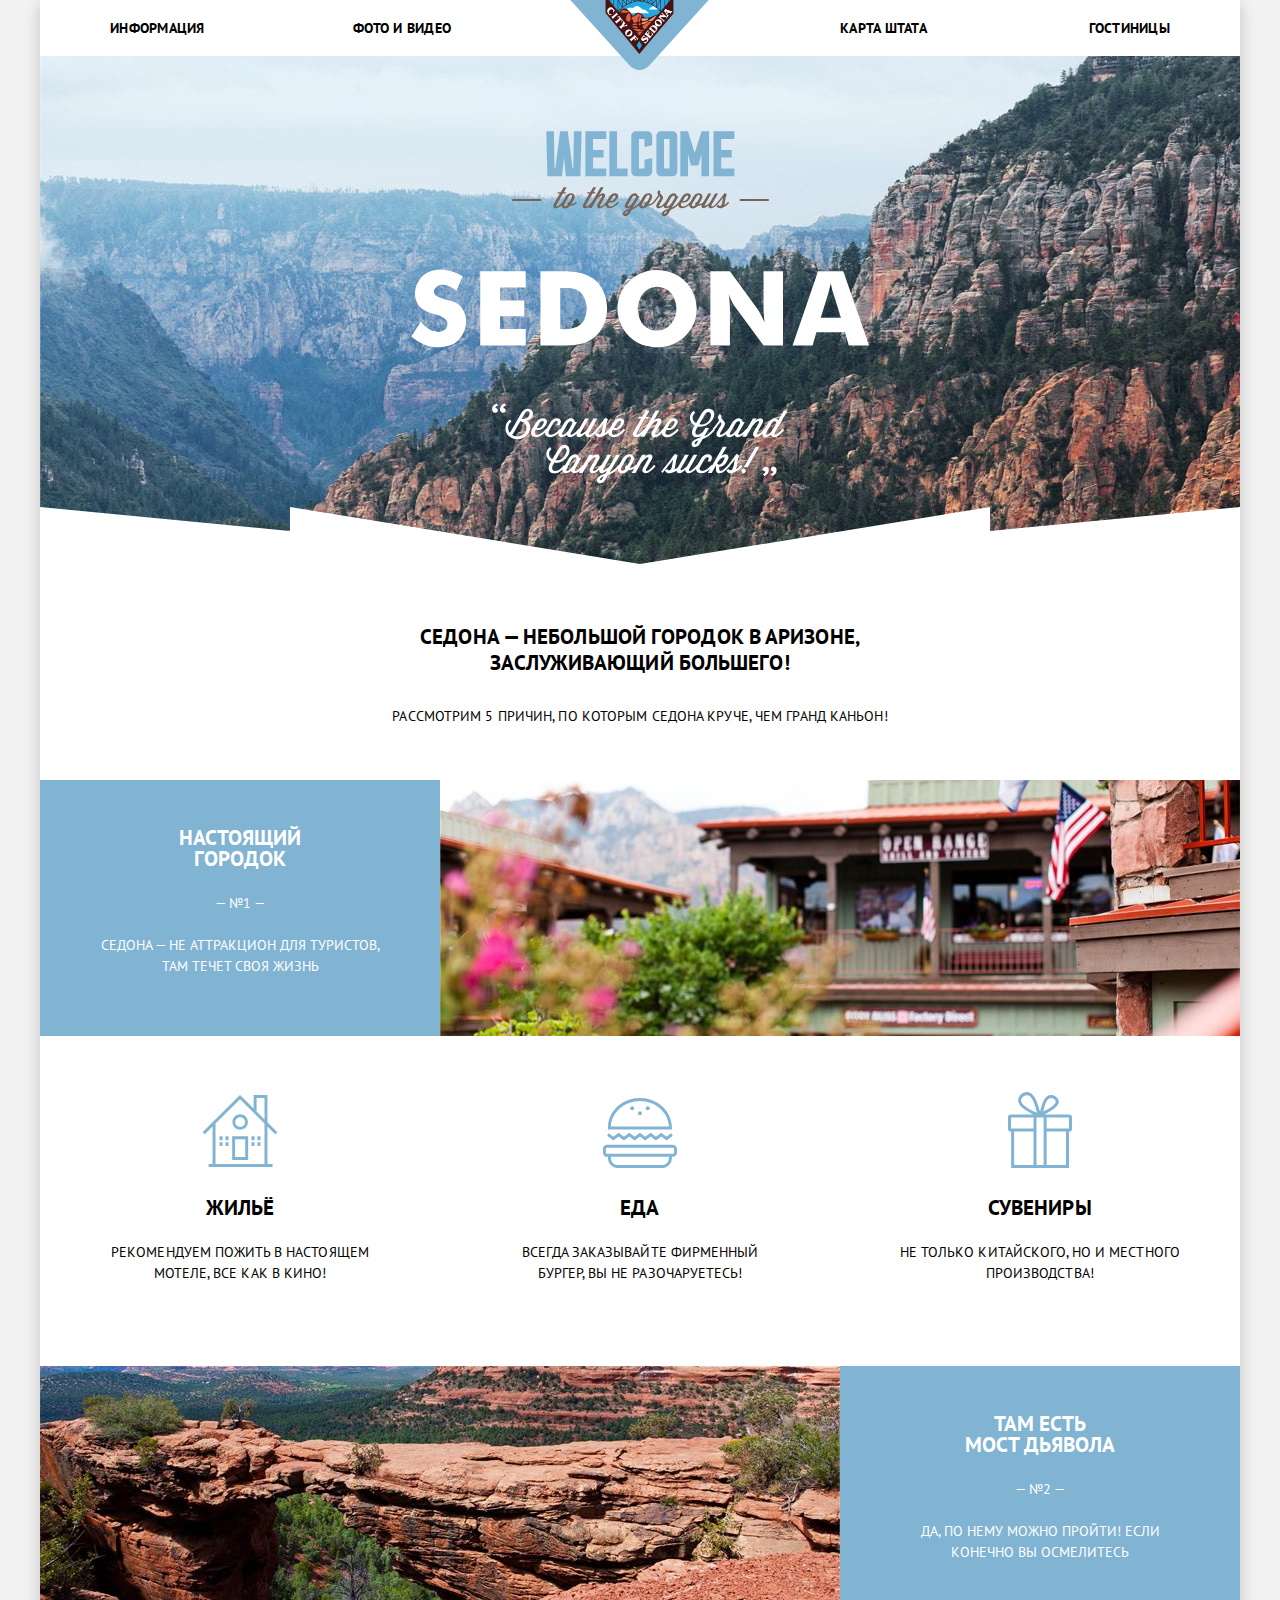
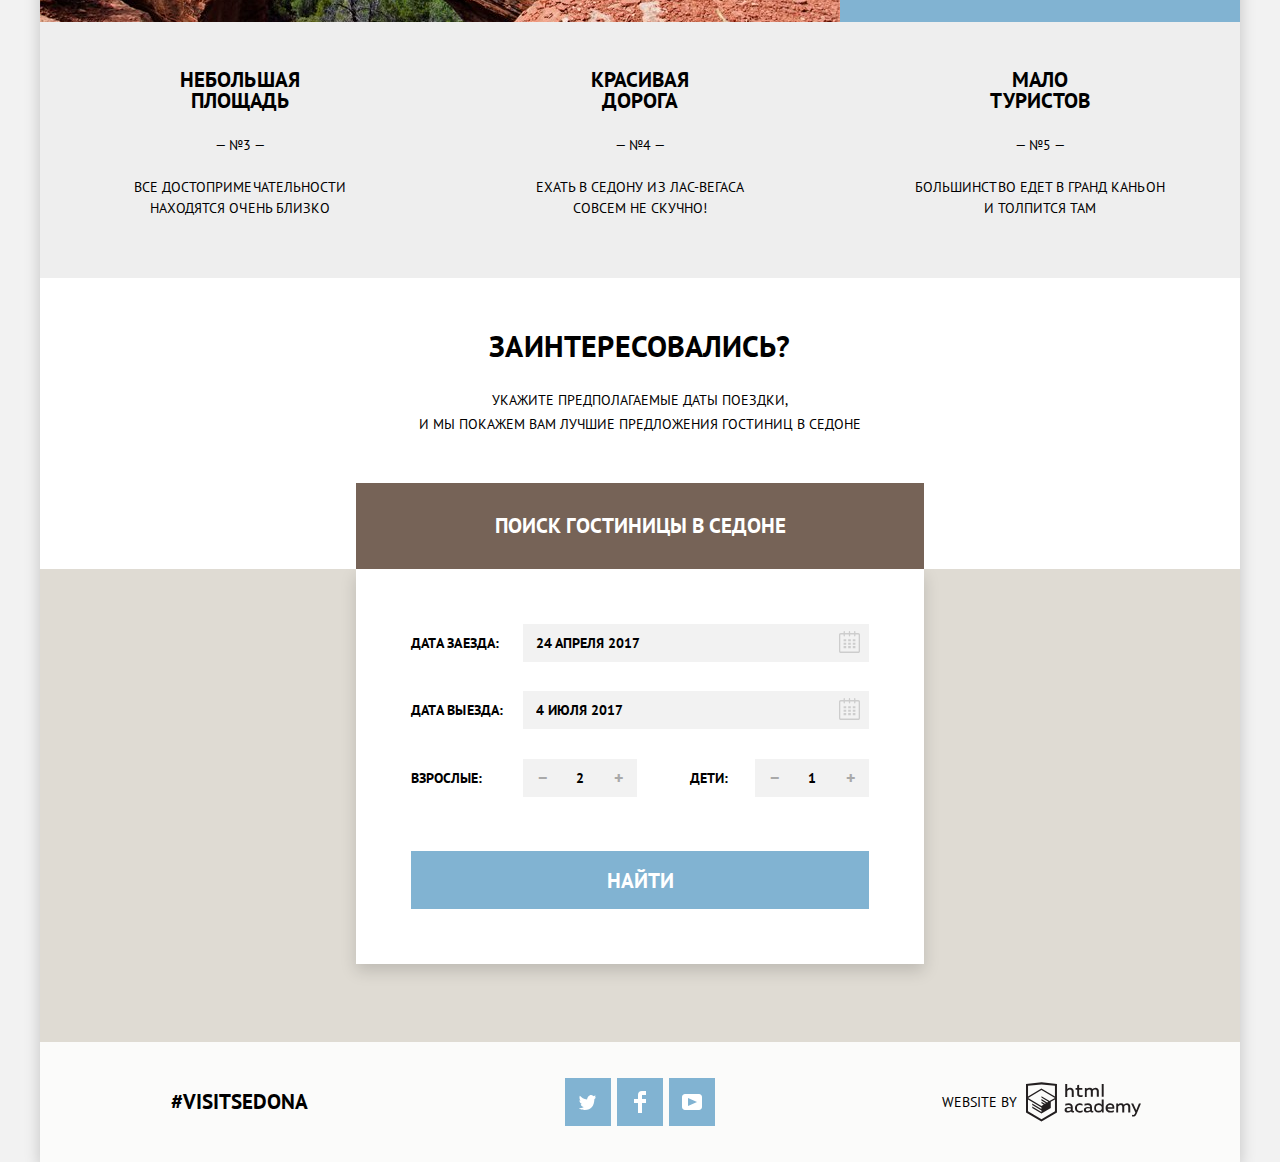
<file: index.html>
<!DOCTYPE html>
<html lang="ru">

<head>
  <meta charset="utf-8">
  <title>HTML Academy: Седона</title>
  <link href="https://fonts.googleapis.com/css?family=PT+Sans:400,700&amp;subset=cyrillic" rel="stylesheet">
  <link href="css/normalize.css" rel="stylesheet">
  <link href="css/style.min.css" rel="stylesheet">
</head>

<body>
  <div class="main-container">
    <header>
      <div class="header-logo">
        <img src="./img/logo-sedona.svg" width="142" height="70" alt="Логотип города Седона">
      </div>
      <nav>
        <ul class="site-navigation">
          <li class="menu-item">
            <a href="#">Информация</a>
          </li>
          <li class="menu-item">
            <a href="#">Фото и видео</a>
          </li>
          <li class="menu-item">
            <a href="#">Карта штата</a>
          </li>
          <li class="menu-item">
            <a href="catalog.html">Гостиницы</a>
          </li>
        </ul>
      </nav>
    </header>
    <main>
      <h1 class="visually-hidden">Сайт города курорта Седона</h1>
      <div class="welcome-banner">
        <div class="welcome-background"></div>
        <img src="./img/intro-welcome.svg" width="459" height="353" alt="Добро пожаловать в Седону">
        <div class="welcome-polygon"></div>
      </div>
      <div class="main-promo-text">
        <b>Седона — небольшой городок в аризоне,
          заслуживающий большего!</b>
        <p>Рассмотрим 5 причин, по которым седона круче, чем гранд каньон!</p>
      </div>
      <section class="main-advantages">
        <h2 class="visually-hidden">Причины, по которым Вам следует посетить Седону</h2>
        <div class="block-reason">
          <div class="block-reason-title">
            <h3>Настоящий городок</h3>
            <p>— №1 —</p>
            <p>Седона — не аттракцион для туристов, там течет своя жизнь</p>
          </div>
          <div class="block-reason-illustration">
            <img class="city​-picture" width="800" height="400" src="./img/sedona-photo1.jpg"
              alt="Фотография города Седона">
          </div>
        </div>
        <div class="line-reason-top">

          <div class="element-reason">
            <div class="container-reason-icon">
              <div class="element-reason-icon icon-home">
              </div>
            </div>
            <h3>Жильё</h3>
            <p>Рекомендуем пожить в настоящем мотеле, все как в кино!</p>
          </div>
          <div class="element-reason">
            <div class="container-reason-icon">
              <div class="element-reason-icon icon-burger"></div>
            </div>
            <h3>Еда</h3>
            <p>Всегда заказывайте фирменный бургер, Вы не разочаруетесь!</p>
          </div>
          <div class="element-reason">
            <div class="container-reason-icon">
              <div class="element-reason-icon icon-gift">
              </div>
            </div>
            <h3>Сувениры</h3>
            <p>Не только китайского, но и местного производства!</p>
          </div>
        </div>
        <div class="block-reason">
          <div class="block-reason-illustration">
            <img class="canyon-picture" width="800" height="400" src="./img/sedona-photo2.jpg"
              alt="Фотография моста Дьявола">
          </div>
          <div class="block-reason-title">
            <h3>Там есть<br>мост Дьявола</h3>
            <p>— №2 —</p>
            <p>Да, по нему можно пройти! Если конечно Вы осмелитесь</p>
          </div>
        </div>
        <div class="line-reason-bottom">
          <div class="element-reason">
            <h3>Небольшая площадь</h3>
            <p>— №3 —</p>
            <p>Все достопримечательности находятся очень близко</p>
          </div>
          <div class="element-reason">
            <h3>Красивая дорога</h3>
            <p>— №4 —</p>
            <p>Ехать в Седону из Лас-Вегаса совсем не скучно!</p>
          </div>
          <div class="element-reason">
            <h3>Мало туристов</h3>
            <p>— №5 —</p>
            <p>Большинство едет в Гранд Каньон и толпится там</p>
          </div>
        </div>
      </section>
      <section class="sentence">
        <h2 class="visually-hidden">Поиск и бронирование гостинницы в Седоне</h2>
        <div class="sentence-text">
          <b>Заинтересовались?</b>
          <p>Укажите предполагаемые даты поездки,<br>
            и мы покажем вам лучшие предложения гостиниц в Седоне</p>
        </div>
        <a class="sentence-button" href="#">Поиск гостиницы в седоне</a>
      </section>
      <div class="sentence-form-container">
        <form class="sentence-form" method="POST" action="https://echo.htmlacademy.ru">
          <div class="sentence-date">
            <label for="date-in">Дата заезда:</label>
            <div class="sentence-area-date">
              <input type="text" id="date-in" name="arrival-date" value="24 апреля 2017" required>
              <button type="button" class="calendar-button"><span class="visually-hidden">Открыть форму календаря</span>
                <svg xmlns="http://www.w3.org/2000/svg" width="21" height="22" viewBox="0 0 21 22">
                  <path
                    d="M19.251 2.025h-2.845V.648c0-.381-.294-.689-.656-.689-.363 0-.656.308-.656.689v1.377h-3.938V.648c0-.381-.294-.689-.655-.689-.363 0-.657.308-.657.689v1.377H5.906V.648c0-.381-.294-.689-.656-.689-.363 0-.657.308-.657.689v1.377H1.75C.784 2.025 0 2.847 0 3.862v16.302C0 21.179.784 22 1.75 22h17.501c.966 0 1.749-.821 1.749-1.836V3.862c0-1.015-.783-1.837-1.749-1.837zm.437 18.139a.448.448 0 0 1-.437.459H1.75a.45.45 0 0 1-.438-.459V3.862a.45.45 0 0 1 .438-.459h2.844v1.378c0 .381.294.689.657.689.362 0 .656-.308.656-.689V3.403h3.938v1.378c0 .381.294.689.657.689.361 0 .655-.308.655-.689V3.403h3.938v1.378c0 .381.293.689.656.689.362 0 .656-.308.656-.689V3.403h2.845c.241 0 .437.206.437.459v16.302z">
                  </path>
                  <path
                    d="M4.594 8.225h2.625v2.066H4.594zM4.594 11.668h2.625v2.067H4.594zM4.594 15.112h2.625v2.066H4.594zM9.188 15.112h2.625v2.066H9.188zM9.188 11.668h2.625v2.067H9.188zM9.188 8.225h2.625v2.066H9.188zM13.781 15.112h2.625v2.066h-2.625zM13.781 11.668h2.625v2.067h-2.625zM13.781 8.225h2.625v2.066h-2.625z">
                  </path>
                </svg></button>
            </div>
          </div>
          <div class="sentence-date">
            <label for="date-out">Дата выезда:</label>
            <div class="sentence-area-date">
              <input type="text" id="date-out" name="departure-date" value="4 июля 2017" required>
              <button type="button" class="calendar-button"><span class="visually-hidden">Открыть форму календаря</span>
                <svg xmlns="http://www.w3.org/2000/svg" width="21" height="22" viewBox="0 0 21 22">
                  <path
                    d="M19.251 2.025h-2.845V.648c0-.381-.294-.689-.656-.689-.363 0-.656.308-.656.689v1.377h-3.938V.648c0-.381-.294-.689-.655-.689-.363 0-.657.308-.657.689v1.377H5.906V.648c0-.381-.294-.689-.656-.689-.363 0-.657.308-.657.689v1.377H1.75C.784 2.025 0 2.847 0 3.862v16.302C0 21.179.784 22 1.75 22h17.501c.966 0 1.749-.821 1.749-1.836V3.862c0-1.015-.783-1.837-1.749-1.837zm.437 18.139a.448.448 0 0 1-.437.459H1.75a.45.45 0 0 1-.438-.459V3.862a.45.45 0 0 1 .438-.459h2.844v1.378c0 .381.294.689.657.689.362 0 .656-.308.656-.689V3.403h3.938v1.378c0 .381.294.689.657.689.361 0 .655-.308.655-.689V3.403h3.938v1.378c0 .381.293.689.656.689.362 0 .656-.308.656-.689V3.403h2.845c.241 0 .437.206.437.459v16.302z">
                  </path>
                  <path
                    d="M4.594 8.225h2.625v2.066H4.594zM4.594 11.668h2.625v2.067H4.594zM4.594 15.112h2.625v2.066H4.594zM9.188 15.112h2.625v2.066H9.188zM9.188 11.668h2.625v2.067H9.188zM9.188 8.225h2.625v2.066H9.188zM13.781 15.112h2.625v2.066h-2.625zM13.781 11.668h2.625v2.067h-2.625zM13.781 8.225h2.625v2.066h-2.625z">
                  </path>
                </svg></button>
            </div>
          </div>
          <div class="total-resident-data">
            <div class="resident-data adults-data">
              <label for="adults">Взрослые:</label>
              <div class="resident-number">
                <button type="button" class="resident-number-control minus-adults"><span
                    class="icon-number">−</span></button>
                <input type="number" name="adults" id="adults" value="2" min="1" required>
                <button type="button" class="resident-number-control add-adults"><span
                    class="icon-number">+</span></button>
              </div>
            </div>
            <div class="resident-data kids-data">
              <label for="kids">Дети:</label>
              <div class="resident-number">
                <button type="button" class="resident-number-control minus-kids"><span
                    class="icon-number">−</span></button>
                <input type="number" name="kids" id="kids" value="1" min="0" required>
                <button type="button" class="resident-number-control add-kids"><span
                    class="icon-number">+</span></button>
              </div>
            </div>
          </div>
          <div>
            <button class="search-button" type="submit">Найти</button>
          </div>
        </form>
        <div class="map-container">
          <iframe
            src="https://www.google.com/maps/embed?pb=!1m18!1m12!1m3!1d942032.759096136!2d-112.14031730747897!3d34.75921163180822!2m3!1f0!2f0!3f0!3m2!1i1024!2i768!4f13.1!3m3!1m2!1s0x872da132f942b00d%3A0x5548c523fa6c8efd!2z0KHQtdC00L7QvdCwLCDQkNGA0LjQt9C-0L3QsCA4NjMzNiwg0KHQqNCQ!5e0!3m2!1sru!2sru!4v1551308103904"
            width="1200" height="593" allowfullscreen></iframe>
        </div>
      </div>
    </main>
    <footer class="footer-container main-footer">
      <div class="block-hashtag">
        <a href="#">#visitsedona</a>
      </div>
      <ul class="soc-icon-row">
        <li><a href="#" class="social-icon" title="Блог города Седона в Twitter"><span class="visually-hidden">Блог
              города Седона в Twitter</span><svg class="icon-twitter" xmlns="http://www.w3.org/2000/svg"
              xmlns:xlink="http://www.w3.org/1999/xlink" width="17" height="15" viewBox="0 0 17 15">
              <path
                d="M10.95.144c1.685-.496 2.984.27 3.577 1.179.673-.231 1.331-.481 2.011-.708a2.345 2.345 0 0 1-.857 1.768c.685.17 1.304-.491 1.304-.491-.169 1-1.006 1.788-1.563 2.024-.231 6.75-3.175 11.217-10.077 11.082h-.446c-.41 0-4.164-.46-4.898-1.887 2.271.196 3.893-.422 4.693-1.177-.96-.3-2.679-.477-2.979-2.95.349.106.564.228 1.19.119C1.705 8.247.374 7.53.448 5.33c.285.328 1.067.536 1.34.472C1.085 5.561-.182 2.442.894.85c1.818 1.854 3.735 3.606 7.152 3.773C8.254 2.33 9.183.793 10.95.144z" />
            </svg>
          </a></li>
        <li><a href="#" class="social-icon" title="Страница города Седона в Facebook"><span
              class="visually-hidden">Страница города Седона в Facebook</span><svg class="icon-facebook"
              xmlns="http://www.w3.org/2000/svg" xmlns:xlink="http://www.w3.org/1999/xlink" width="12" height="22"
              viewBox="0 0 12 22">
              <path d="M12 4V0H8a4 4 0 0 0-4 4v4H0v4h4v10h4V12h4V8H8V4h4z" /></svg>
          </a></li>
        <li><a href="#" class="social-icon" title="Канал города Седона на YouTube"><span class="visually-hidden">Канал
              города Седона на YouTube</span><svg class="icon-youtube" xmlns="http://www.w3.org/2000/svg"
              xmlns:xlink="http://www.w3.org/1999/xlink" width="20" height="16" viewBox="0 0 20 16">
              <path
                d="M17 0H3C1.35 0 0 1.35 0 3v10c0 1.65 1.35 3 3 3h14c1.65 0 3-1.35 3-3V3c0-1.65-1.35-3-3-3zM6.027 11.998V4.002L15.014 8l-8.987 3.998z" />
            </svg>
          </a></li>
      </ul>
      <div class="block-copyright">
        <b>WEBSITE BY</b>
        <a href="https://htmlacademy.ru/intensive/htmlcss" title="HTML Academy">
          <span class="visually-hidden">HTML Academy</span>
          <svg class="html-academy-icon" id="Layer_1" data-name="Layer 1" xmlns="http://www.w3.org/2000/svg" width="115"
            height="42" viewBox="0 0 108.08 36.85">
            <title>logo-htmlacademy-small1</title>
            <path
              d="M44.61,26.88a2,2,0,0,0,.55-0.1v1.33a3.25,3.25,0,0,1-1.18.21,1.67,1.67,0,0,1-1.67-1,4.84,4.84,0,0,1-3.14,1.08c-1.51,0-2.91-.83-2.91-2.55,0-2.13,2-2.79,3.71-2.79a11.08,11.08,0,0,1,2.17.25v-0.3c0-1-.76-1.77-2.19-1.77a7.42,7.42,0,0,0-3,.64v-1.7a10.21,10.21,0,0,1,3.19-.55c2.36,0,3.81,1.12,3.81,3.65v3a0.54,0.54,0,0,0,.49.59h0.17Zm-6.44-1.13A1.35,1.35,0,0,0,39.63,27h0.11a3.39,3.39,0,0,0,2.41-1V24.58a9.72,9.72,0,0,0-1.81-.21c-1,0-2.16.33-2.16,1.38h0Zm12.36-6.11a5,5,0,0,1,2.57.64V22a4.08,4.08,0,0,0-2.3-.7,2.75,2.75,0,1,0,0,5.49,5,5,0,0,0,2.43-.64v1.71a6.27,6.27,0,0,1-2.76.57A4.21,4.21,0,0,1,46,24.51q0-.21,0-0.41a4.32,4.32,0,0,1,4.18-4.46h0.38Zm12.17,7.24a2,2,0,0,0,.55-0.1v1.33a3.25,3.25,0,0,1-1.18.21,1.67,1.67,0,0,1-1.67-1,4.84,4.84,0,0,1-3.14,1.08c-1.51,0-2.91-.83-2.91-2.55,0-2.13,2-2.79,3.71-2.79a11.08,11.08,0,0,1,2.17.25v-0.3c0-1-.76-1.77-2.19-1.77a7.42,7.42,0,0,0-3,.64v-1.7a10.21,10.21,0,0,1,3.19-.55c2.36,0,3.81,1.12,3.81,3.65v3a0.54,0.54,0,0,0,.49.59h0.17Zm-6.44-1.13A1.35,1.35,0,0,0,57.73,27h0.11a3.39,3.39,0,0,0,2.41-1V24.58a9.72,9.72,0,0,0-1.81-.21c-1.06,0-2.16.33-2.16,1.38h0ZM73,16V28.2H71.35V26.88a3.88,3.88,0,0,1-3.19,1.54,4.4,4.4,0,0,1,0-8.78,3.81,3.81,0,0,1,3,1.3V16H73Zm-4.53,5.22a2.76,2.76,0,1,0,0,5.52A2.86,2.86,0,0,0,71.15,25V23A2.91,2.91,0,0,0,68.49,21.27ZM79,19.64c3.31,0,4.46,2.68,3.92,5.09H76.7c0.21,1.5,1.67,2.11,3.19,2.11a6.11,6.11,0,0,0,2.64-.59v1.6a7.14,7.14,0,0,1-3,.57C77,28.42,74.78,27,74.78,24a4.18,4.18,0,0,1,4-4.39H79Zm0.09,1.54a2.28,2.28,0,0,0-2.44,2.1v0.06H81.3A2,2,0,0,0,79.13,21.18Zm5.73,7V19.87h1.65v1a3.81,3.81,0,0,1,2.78-1.27A2.86,2.86,0,0,1,91.89,21a4.12,4.12,0,0,1,2.91-1.33A3.06,3.06,0,0,1,98,23V28.2h-1.9V23.05a1.59,1.59,0,0,0-1.42-1.75H94.42a2.8,2.8,0,0,0-2.07,1.12V28.2h-1.9V23.05A1.59,1.59,0,0,0,89,21.31H88.8a3,3,0,0,0-2.21,1.29v5.63H84.86Zm21.31-8.33h1.9l-3.91,9.46c-0.9,2.17-2.09,2.86-3.35,2.86a4.76,4.76,0,0,1-1.1-.14V30.46a2.86,2.86,0,0,0,.85.12c0.9,0,1.58-.64,2.07-1.9l0.17-.42-4-8.4h2l2.86,6.29ZM38.73,1.46V6.22a3.81,3.81,0,0,1,2.7-1.14,3.25,3.25,0,0,1,3.44,3.4v5.15H43V8.72a1.81,1.81,0,0,0-1.61-2h-0.3a2.93,2.93,0,0,0-2.32,1.39v5.52h-1.9V1.46h1.9ZM49.94,2.31v3h3V6.91h-3v3.81c0,1.1.5,1.46,1.58,1.46a4.49,4.49,0,0,0,1.69-.33v1.6A6.8,6.8,0,0,1,51,13.8a2.55,2.55,0,0,1-2.86-2.74V6.89H46.58V5.26h1.5V2.74Zm5.4,11.31V5.28H57v1A3.81,3.81,0,0,1,59.77,5a2.86,2.86,0,0,1,2.6,1.33A4.12,4.12,0,0,1,65.28,5,3.06,3.06,0,0,1,68.44,8.4v5.21h-1.9V8.46a1.59,1.59,0,0,0-1.42-1.75H64.89a2.8,2.8,0,0,0-2.07,1.12v5.78h-1.9V8.46A1.59,1.59,0,0,0,59.5,6.71H59.27A3,3,0,0,0,57.06,8v5.63H55.34ZM71.17,1.45H73V13.6H71.17V1.45ZM14.71,0H14.55L0,1.54V28.21l14.55,8.66,14.55-8.66V1.54Zm12.5,27.1L14.55,34.64,1.9,27.12V16.18l12.59,7.5V25L5.86,19.9v1.31l8.68,5.21v1.39L5.87,22.65V24l8.68,5.21,8.75-5.24V18.31L27.2,16V27.12Zm0-12.53-3.48,2-1.6,1L14.51,13v1.31L21,18.23H21l-0.14.09-1,.54-5.37-3.2V17l4.24,2.52-1,.67-3.2-1.9v1.31l2.1,1.24L14.5,22.1,2,14.65,14.51,7.11Zm0-1.32L14.49,5.76,1.91,13.25v-10L14.56,1.92,27.21,3.25v10h0Z"
              transform="translate(0 -0.02)" fill="#231f20" />
          </svg>
        </a>
      </div>
    </footer>
  </div>
  <script src="js/script.min.js"></script>
</body>

</html>
</file>
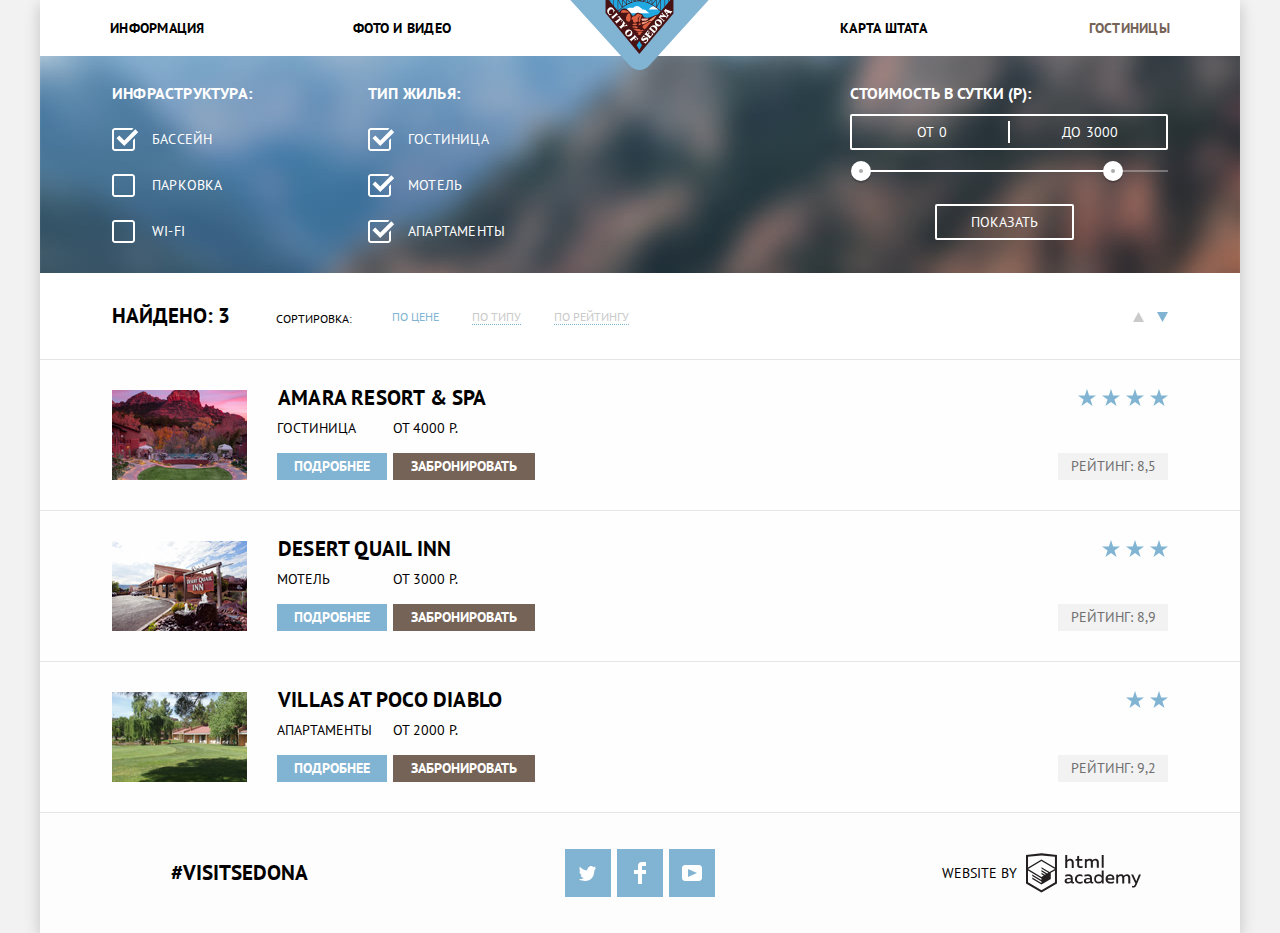
<file: catalog.html>
<!DOCTYPE html>
<html lang="ru">

<head>
  <meta charset="utf-8">
  <title>HTML Academy: Седона</title>
  <link href="https://fonts.googleapis.com/css?family=PT+Sans:400,700&amp;subset=cyrillic" rel="stylesheet">
  <link href="css/normalize.css" rel="stylesheet">
  <link href="css/style.min.css" rel="stylesheet">
</head>

<body>
  <div class="main-container">
    <header>
      <a class="header-logo" href="index.html" title="Перейти на главную страницу">
        <img src="./img/logo-sedona.svg" width="142" height="70" alt="Логотип города Седона">
      </a>
      <nav>
        <ul class="site-navigation">
          <li class="menu-item">
            <a href="#">Информация</a>
          </li>
          <li class="menu-item">
            <a href="#">Фото и видео</a>
          </li>
          <li class="menu-item">
            <a href="#">Карта штата</a>
          </li>
          <li class="menu-item selected-page">
            <a href="catalog.html">Гостиницы</a>
          </li>
        </ul>
      </nav>
    </header>
    <main>
      <h1 class="visually-hidden">Подбор подходящей гостинницы в Седоне</h1>
      <form class="selection-hotel" action="https://echo.htmlacademy.ru" method="post">
        <div class="checkbox-hotel">
          <fieldset class="selection-hotel-legend">
            <legend>Инфраструктура:</legend>
            <ul class="selection-hotel-parameter">
              <li>
                <label>
                  <input class="visually-hidden" type="checkbox" name="pool" checked>Бассейн
                  <span class="checkbox-indicator"></span>
                </label></li>
              <li>
                <label>
                  <input class="visually-hidden" type="checkbox" name="parking">Парковка
                  <span class="checkbox-indicator"></span>
                </label></li>
              <li><label>
                  <input class="visually-hidden" type="checkbox" name="wi-fi">Wi-Fi
                  <span class="checkbox-indicator"></span>
                </label></li>
            </ul>
          </fieldset>
          <fieldset class="selection-hotel-legend">
            <legend>Тип жилья:</legend>
            <ul class="selection-hotel-parameter selection-type-housing">
              <li><label>
                  <input class="visually-hidden" type="checkbox" name="hotel" checked>Гостиница
                  <span class="checkbox-indicator"></span>
                </label></li>
              <li><label>
                  <input class="visually-hidden" type="checkbox" name="motel" checked>Мотель
                  <span class="checkbox-indicator"></span>
                </label></li>
              <li><label>
                  <input class="visually-hidden" type="checkbox" name="apartments" checked>Апартаменты
                  <span class="checkbox-indicator"></span>
                </label></li>
            </ul>
          </fieldset>
        </div>
        <div class="selection-price-range">
          <div class="selection-price-title">Стоимость в сутки (р):</div>
          <div class="price-controls">
            <label class="min-price">от<input type="text" name="min-price" value="0" required></label>
            <label class="max-price">до<input type="text" name="max-price" value="3000" required></label>
          </div>
          <div class="range-controls">
            <div class="scale">
              <div class="bar"></div>
            </div>
            <button type="button" class="range-toggle range-toggle-min"><span class="visually-hidden">Минимальная
                стоимость</span></button>
            <button type="button" class="range-toggle range-toggle-max"><span class="visually-hidden">Максимальная
                стоимость</span></button>
          </div>
          <button class="btn-transparent" type="submit">Показать</button>
        </div>
      </form>
      <div class="line-filter">
        <div class="sorting-container">
          <span class="search-results">Найдено: 3</span>
          <span>Cортировка:</span>
          <div class="block-sorting-buttons">
            <a class="sorting-button sorting-selected" href="#" title="Выполнить сортировку по цене"><span>По
                цене</span></a>
            <a class="sorting-button" href="#" title="Выполнить сортировку по типу"><span>По типу</span></a>
            <a class="sorting-button" href="#" title="Выполнить сортировку по рейтингу"><span>По рейтингу</span></a>
          </div>
        </div>
        <div class="sorting-direction">
          <a class="sorting-direction-button" href="#" title="Выполнить сортировку по возрастанию"><svg
              xmlns="http://www.w3.org/2000/svg" width="11" height="10" viewBox="0 0 11 10">
              <path d="M5.5 0L0 10h11z" /></svg>
            <span class="visually-hidden">Выполнить сортировку по возрастанию</span></a>
          <a class="sorting-direction-button sorting-direction-selected" href="#"
            title="Выполнить сортировку по убыванию"><svg xmlns="http://www.w3.org/2000/svg" width="11" height="10"
              viewBox="0 0 11 10">
              <path d="M5.5 10L0 0h11" /></svg>
            <span class="visually-hidden">Выполнить сортировку по убыванию</span></a>
        </div>
      </div>
      <ul class="hotel-list">
        <li class="hotel-card">
          <div class="hotel-block-left">
            <img class="hotel-picture" src="img/hotel_amara.jpg" width="135" height="90"
              alt="Фотография гостиницы AMARA RESORT & SPA">
            <div class="hotel-info">
              <a class="hotel-title" href="#" title="Перейти к полному описанию отеля">
                <h2>AMARA RESORT & SPA</h2>
              </a>
              <div class="hotel-price">
                <span>Гостиница</span>
                <span>от 4000 Р.</span>
              </div>
              <div class="hotel-action">
                <a class="hotel-more" href="#">Подробнее</a>
                <a class="hotel-booking" href="#">Забронировать</a>
              </div>
            </div>
          </div>
          <div class="block-rating">
            <div class="number-stars">
              <span class="visually-hidden">Четырехзвездочный отель</span>
              <span class="icon-star"></span>
              <span class="icon-star"></span>
              <span class="icon-star"></span>
              <span class="icon-star"></span>
            </div>
            <div class="rating-text">
              <p>Рейтинг: 8,5</p>
            </div>
          </div>
        </li>
        <li class="hotel-card">
          <div class="hotel-block-left">
            <img class="hotel-picture" src="img/hotel_desert.jpg" width="135" height="90"
              alt="Фотография мотеля DESERT QUAIL INN">
            <div class="hotel-info">
              <a class="hotel-title" href="#" title="Перейти к полному описанию отеля">
                <h2>DESERT QUAIL INN</h2>
              </a>
              <div class="hotel-price">
                <span>Мотель</span>
                <span>от 3000 Р.</span>
              </div>
              <div class="hotel-action">
                <a class="hotel-more" href="#">Подробнее</a>
                <a class="hotel-booking" href="#">Забронировать</a>
              </div>
            </div>
          </div>
          <div class="block-rating">
            <div class="number-stars">
              <span class="visually-hidden">Трехзвездочный отель</span>
              <span class="icon-star"></span>
              <span class="icon-star"></span>
              <span class="icon-star"></span>
            </div>
            <div class="rating-text">
              <p>Рейтинг: 8,9</p>
            </div>
          </div>
        </li>
        <li class="hotel-card">
          <div class="hotel-block-left">
            <img class="hotel-picture" src="img/hotel_villas.jpg" width="135" height="90"
              alt="Фотография апартаментов VILLAS AT POCO DIABLO">
            <div class="hotel-info">
              <a class="hotel-title" href="#" title="Перейти к полному описанию отеля">
                <h2>VILLAS AT POCO DIABLO</h2>
              </a>
              <div class="hotel-price">
                <span>Апартаменты</span>
                <span>от 2000 Р.</span>
              </div>
              <div class="hotel-action">
                <a class="hotel-more" href="#">Подробнее</a>
                <a class="hotel-booking" href="#">Забронировать</a>
              </div>
            </div>
          </div>
          <div class="block-rating">
            <div class="number-stars">
              <span class="visually-hidden">Двухзвездочный отель</span>
              <span class="icon-star"></span>
              <span class="icon-star"></span>
            </div>
            <div class="rating-text">
              <p>Рейтинг: 9,2</p>
            </div>
          </div>
        </li>
      </ul>
    </main>
    <footer class="footer-container">
      <div class="block-hashtag">
        <a href="#">#visitsedona</a>
      </div>
      <ul class="soc-icon-row">
        <li><a href="#" class="social-icon" title="Блог города Седона в Twitter"><span class="visually-hidden">Блог
              города Седона в Twitter</span><svg class="icon-twitter" xmlns="http://www.w3.org/2000/svg"
              xmlns:xlink="http://www.w3.org/1999/xlink" width="17" height="15" viewBox="0 0 17 15">
              <path
                d="M10.95.144c1.685-.496 2.984.27 3.577 1.179.673-.231 1.331-.481 2.011-.708a2.345 2.345 0 0 1-.857 1.768c.685.17 1.304-.491 1.304-.491-.169 1-1.006 1.788-1.563 2.024-.231 6.75-3.175 11.217-10.077 11.082h-.446c-.41 0-4.164-.46-4.898-1.887 2.271.196 3.893-.422 4.693-1.177-.96-.3-2.679-.477-2.979-2.95.349.106.564.228 1.19.119C1.705 8.247.374 7.53.448 5.33c.285.328 1.067.536 1.34.472C1.085 5.561-.182 2.442.894.85c1.818 1.854 3.735 3.606 7.152 3.773C8.254 2.33 9.183.793 10.95.144z" />
            </svg>
          </a></li>
        <li><a href="#" class="social-icon" title="Страница города Седона в Facebook"><span
              class="visually-hidden">Страница города Седона в Facebook</span><svg class="icon-facebook"
              xmlns="http://www.w3.org/2000/svg" xmlns:xlink="http://www.w3.org/1999/xlink" width="12" height="22"
              viewBox="0 0 12 22">
              <path d="M12 4V0H8a4 4 0 0 0-4 4v4H0v4h4v10h4V12h4V8H8V4h4z" /></svg>
          </a></li>
        <li><a href="#" class="social-icon" title="Канал города Седона на YouTube"><span class="visually-hidden">Канал
              города Седона на YouTube</span><svg class="icon-youtube" xmlns="http://www.w3.org/2000/svg"
              xmlns:xlink="http://www.w3.org/1999/xlink" width="20" height="16" viewBox="0 0 20 16">
              <path
                d="M17 0H3C1.35 0 0 1.35 0 3v10c0 1.65 1.35 3 3 3h14c1.65 0 3-1.35 3-3V3c0-1.65-1.35-3-3-3zM6.027 11.998V4.002L15.014 8l-8.987 3.998z" />
            </svg>
          </a></li>
      </ul>
      <div class="block-copyright">
        <b>WEBSITE BY</b>
        <a href="https://htmlacademy.ru/intensive/htmlcss" title="HTML Academy">
          <span class="visually-hidden">HTML Academy</span>
          <svg class="html-academy-icon" id="Layer_1" data-name="Layer 1" xmlns="http://www.w3.org/2000/svg" width="115"
            height="42" viewBox="0 0 108.08 36.85">
            <title>logo-htmlacademy-small1</title>
            <path
              d="M44.61,26.88a2,2,0,0,0,.55-0.1v1.33a3.25,3.25,0,0,1-1.18.21,1.67,1.67,0,0,1-1.67-1,4.84,4.84,0,0,1-3.14,1.08c-1.51,0-2.91-.83-2.91-2.55,0-2.13,2-2.79,3.71-2.79a11.08,11.08,0,0,1,2.17.25v-0.3c0-1-.76-1.77-2.19-1.77a7.42,7.42,0,0,0-3,.64v-1.7a10.21,10.21,0,0,1,3.19-.55c2.36,0,3.81,1.12,3.81,3.65v3a0.54,0.54,0,0,0,.49.59h0.17Zm-6.44-1.13A1.35,1.35,0,0,0,39.63,27h0.11a3.39,3.39,0,0,0,2.41-1V24.58a9.72,9.72,0,0,0-1.81-.21c-1,0-2.16.33-2.16,1.38h0Zm12.36-6.11a5,5,0,0,1,2.57.64V22a4.08,4.08,0,0,0-2.3-.7,2.75,2.75,0,1,0,0,5.49,5,5,0,0,0,2.43-.64v1.71a6.27,6.27,0,0,1-2.76.57A4.21,4.21,0,0,1,46,24.51q0-.21,0-0.41a4.32,4.32,0,0,1,4.18-4.46h0.38Zm12.17,7.24a2,2,0,0,0,.55-0.1v1.33a3.25,3.25,0,0,1-1.18.21,1.67,1.67,0,0,1-1.67-1,4.84,4.84,0,0,1-3.14,1.08c-1.51,0-2.91-.83-2.91-2.55,0-2.13,2-2.79,3.71-2.79a11.08,11.08,0,0,1,2.17.25v-0.3c0-1-.76-1.77-2.19-1.77a7.42,7.42,0,0,0-3,.64v-1.7a10.21,10.21,0,0,1,3.19-.55c2.36,0,3.81,1.12,3.81,3.65v3a0.54,0.54,0,0,0,.49.59h0.17Zm-6.44-1.13A1.35,1.35,0,0,0,57.73,27h0.11a3.39,3.39,0,0,0,2.41-1V24.58a9.72,9.72,0,0,0-1.81-.21c-1.06,0-2.16.33-2.16,1.38h0ZM73,16V28.2H71.35V26.88a3.88,3.88,0,0,1-3.19,1.54,4.4,4.4,0,0,1,0-8.78,3.81,3.81,0,0,1,3,1.3V16H73Zm-4.53,5.22a2.76,2.76,0,1,0,0,5.52A2.86,2.86,0,0,0,71.15,25V23A2.91,2.91,0,0,0,68.49,21.27ZM79,19.64c3.31,0,4.46,2.68,3.92,5.09H76.7c0.21,1.5,1.67,2.11,3.19,2.11a6.11,6.11,0,0,0,2.64-.59v1.6a7.14,7.14,0,0,1-3,.57C77,28.42,74.78,27,74.78,24a4.18,4.18,0,0,1,4-4.39H79Zm0.09,1.54a2.28,2.28,0,0,0-2.44,2.1v0.06H81.3A2,2,0,0,0,79.13,21.18Zm5.73,7V19.87h1.65v1a3.81,3.81,0,0,1,2.78-1.27A2.86,2.86,0,0,1,91.89,21a4.12,4.12,0,0,1,2.91-1.33A3.06,3.06,0,0,1,98,23V28.2h-1.9V23.05a1.59,1.59,0,0,0-1.42-1.75H94.42a2.8,2.8,0,0,0-2.07,1.12V28.2h-1.9V23.05A1.59,1.59,0,0,0,89,21.31H88.8a3,3,0,0,0-2.21,1.29v5.63H84.86Zm21.31-8.33h1.9l-3.91,9.46c-0.9,2.17-2.09,2.86-3.35,2.86a4.76,4.76,0,0,1-1.1-.14V30.46a2.86,2.86,0,0,0,.85.12c0.9,0,1.58-.64,2.07-1.9l0.17-.42-4-8.4h2l2.86,6.29ZM38.73,1.46V6.22a3.81,3.81,0,0,1,2.7-1.14,3.25,3.25,0,0,1,3.44,3.4v5.15H43V8.72a1.81,1.81,0,0,0-1.61-2h-0.3a2.93,2.93,0,0,0-2.32,1.39v5.52h-1.9V1.46h1.9ZM49.94,2.31v3h3V6.91h-3v3.81c0,1.1.5,1.46,1.58,1.46a4.49,4.49,0,0,0,1.69-.33v1.6A6.8,6.8,0,0,1,51,13.8a2.55,2.55,0,0,1-2.86-2.74V6.89H46.58V5.26h1.5V2.74Zm5.4,11.31V5.28H57v1A3.81,3.81,0,0,1,59.77,5a2.86,2.86,0,0,1,2.6,1.33A4.12,4.12,0,0,1,65.28,5,3.06,3.06,0,0,1,68.44,8.4v5.21h-1.9V8.46a1.59,1.59,0,0,0-1.42-1.75H64.89a2.8,2.8,0,0,0-2.07,1.12v5.78h-1.9V8.46A1.59,1.59,0,0,0,59.5,6.71H59.27A3,3,0,0,0,57.06,8v5.63H55.34ZM71.17,1.45H73V13.6H71.17V1.45ZM14.71,0H14.55L0,1.54V28.21l14.55,8.66,14.55-8.66V1.54Zm12.5,27.1L14.55,34.64,1.9,27.12V16.18l12.59,7.5V25L5.86,19.9v1.31l8.68,5.21v1.39L5.87,22.65V24l8.68,5.21,8.75-5.24V18.31L27.2,16V27.12Zm0-12.53-3.48,2-1.6,1L14.51,13v1.31L21,18.23H21l-0.14.09-1,.54-5.37-3.2V17l4.24,2.52-1,.67-3.2-1.9v1.31l2.1,1.24L14.5,22.1,2,14.65,14.51,7.11Zm0-1.32L14.49,5.76,1.91,13.25v-10L14.56,1.92,27.21,3.25v10h0Z"
              transform="translate(0 -0.02)" fill="#231f20" />
          </svg>
        </a>
      </div>
    </footer>
  </div>
</body>

</html>
</file>
<file: css/style.min.css>
@-webkit-keyframes formshow{0%{-webkit-transform:translateY(-100%);transform:translateY(-100%);opacity:0}to{-webkit-transform:translateY(0);transform:translateY(0);opacity:1}}@keyframes formshow{0%{-webkit-transform:translateY(-100%);transform:translateY(-100%);opacity:0}to{-webkit-transform:translateY(0);transform:translateY(0);opacity:1}}@-webkit-keyframes formhide{0%{-webkit-transform:translateY(0);transform:translateY(0)}to{-webkit-transform:translateY(-100%);transform:translateY(-100%);-webkit-box-shadow:none;box-shadow:none;-webkit-transform-origin:top;transform-origin:top}}@keyframes formhide{0%{-webkit-transform:translateY(0);transform:translateY(0)}to{-webkit-transform:translateY(-100%);transform:translateY(-100%);-webkit-box-shadow:none;box-shadow:none;-webkit-transform-origin:top;transform-origin:top}}@-webkit-keyframes shake{0%,to{-webkit-transform:translateX(0);transform:translateX(0)}10%,30%,50%,70%,90%{-webkit-transform:translateX(-10px);transform:translateX(-10px)}20%,40%,60%,80%{-webkit-transform:translateX(10px);transform:translateX(10px)}}@keyframes shake{0%,to{-webkit-transform:translateX(0);transform:translateX(0)}10%,30%,50%,70%,90%{-webkit-transform:translateX(-10px);transform:translateX(-10px)}20%,40%,60%,80%{-webkit-transform:translateX(10px);transform:translateX(10px)}}html{-webkit-box-sizing:border-box;box-sizing:border-box}*,:after,:before{-webkit-box-sizing:inherit;box-sizing:inherit}body{background:#f2f2f2;color:#000;font-family:"PT Sans","Arial",sans-serif;font-size:14px;font-weight:400;line-height:21px;margin:0;padding:0;text-transform:uppercase}a{text-decoration:none}img{max-width:100%;height:auto}.visually-hidden:not(:focus):not(:active),input[type=checkbox].visually-hidden,input[type=radio].visually-hidden{position:absolute;width:1px;height:1px;margin:-1px;border:0;padding:0;white-space:nowrap;-webkit-clip-path:inset(100%);clip-path:inset(100%);clip:rect(0 0 0 0);overflow:hidden}.main-container{position:relative;width:1200px;margin-left:auto;margin-right:auto;-webkit-box-shadow:0 5px 15px 0 rgba(0,1,1,.2);box-shadow:0 5px 15px 0 rgba(0,1,1,.2)}.header-logo{position:absolute;top:-2px;left:50%;-webkit-transform:translateX(-50%);-ms-transform:translateX(-50%);transform:translateX(-50%);padding-right:1px}.site-navigation{list-style:none;margin:0;display:-webkit-box;display:-ms-flexbox;display:flex;-ms-flex-wrap:wrap;flex-wrap:wrap;background-color:#fff;padding-left:40px;padding-right:40px}.menu-item{font-weight:700;font-size:14px;letter-spacing:.27px;width:243px;padding-top:18px;padding-bottom:17px;padding-left:30px}.menu-item:nth-of-type(3){margin-left:118px;text-align:right}.menu-item:nth-of-type(4){text-align:right}.menu-item a{color:#000}.menu-item a:hover{color:#81b3d2}.menu-item a:active{color:#c7c7c7}.selected-page a{color:#766357;pointer-events:none;cursor:default}.welcome-banner{position:relative;height:509px;overflow:hidden}.welcome-background,.welcome-polygon{background-repeat:no-repeat;position:absolute;width:100%}.welcome-background{background-color:#5387af;top:-56px;z-index:-1;background-image:url(../img/main-background-photo.jpg);height:773px}.welcome-banner img{display:block;margin-left:auto;margin-right:auto;padding-top:75px;padding-bottom:80px}.welcome-polygon{background-image:url(../img/intro-mask.svg);overflow:hidden;height:60px;left:0;bottom:-2px}.main-promo-text{display:block;width:100%;text-align:center;color:#000;background-color:#fff;line-height:23px;padding:60px 300px 38px}.main-promo-text b{font-weight:700;font-size:21px;letter-spacing:.1px}.main-promo-text p{margin-top:28px;letter-spacing:.1px}.block-reason,.main-advantages{display:-webkit-box;display:-ms-flexbox;display:flex}.main-advantages{-webkit-box-orient:vertical;-webkit-box-direction:normal;-ms-flex-direction:column;flex-direction:column}.block-reason{-webkit-box-pack:justify;-ms-flex-pack:justify;justify-content:space-between;background-color:#81b3d2}.block-reason-title{width:400px;color:#fff;line-height:21px;text-align:center;padding:47px 48px 38px}.block-reason-title h3{margin:0 50px 24px;font-size:21px}.block-reason-title p{margin-top:0;margin-bottom:21px}.block-reason-illustration{position:relative;width:800px;overflow:hidden}.canyon-picture,.city​-picture{background-color:#d8d1d3;position:absolute;top:-78px}.canyon-picture{background-color:#e7af92;top:-76px}.element-reason,.line-reason-top{display:-webkit-box;display:-ms-flexbox;display:flex}.line-reason-top{padding-top:32px;padding-bottom:68px;background-color:#fff;-ms-flex-wrap:wrap;flex-wrap:wrap}.element-reason{-webkit-box-orient:vertical;-webkit-box-direction:normal;-ms-flex-direction:column;flex-direction:column;-webkit-box-align:center;-ms-flex-align:center;align-items:center;line-height:21px;width:33.33%;font-size:14px;text-align:center;letter-spacing:.05px;padding-left:57px;padding-right:57px}.container-reason-icon{height:100px;width:100px;position:relative;margin-bottom:8px}.element-reason-icon{position:absolute;left:50%;-webkit-transform:translateX(-50%);-ms-transform:translateX(-50%);transform:translateX(-50%);bottom:0}.icon-burger,.icon-gift,.icon-home{background-image:url(../img/icon-home.svg);background-repeat:no-repeat;width:75px;height:73px}.icon-burger,.icon-gift{background-image:url(../img/icon-burger.svg);width:74px;height:70px}.icon-gift{background-image:url(../img/icon-gift.svg);width:64px;height:76px}.element-reason h3{text-align:center;margin:21px 80px 10px;font-size:21px;font-weight:700}.element-reason p{-ms-flex-item-align:stretch;-ms-grid-row-align:stretch;align-self:stretch;margin-top:14px;margin-bottom:14px}.line-reason-bottom{display:-webkit-box;display:-ms-flexbox;display:flex;-ms-flex-wrap:wrap;flex-wrap:wrap;padding-top:26px;padding-bottom:45px;background-color:#eee}.line-reason-bottom .element-reason{padding-left:70px;padding-right:70px}.line-reason-bottom p:first-of-type{margin-bottom:7px}.sentence{display:-webkit-box;display:-ms-flexbox;display:flex;-webkit-box-orient:vertical;-webkit-box-direction:normal;-ms-flex-direction:column;flex-direction:column;-webkit-box-align:center;-ms-flex-align:center;align-items:center;text-align:center;background-color:#fff;padding-left:20px;padding-right:20px}.sentence-text b{display:block;margin-top:50px;margin-bottom:24px;font-size:30px;line-height:36px;letter-spacing:.2px}.sentence-text p{display:block;font-size:14px;line-height:24px;margin-bottom:47px}.sentence-button{width:568px;padding-top:30px;padding-bottom:30px;background-color:#766357;color:#fff;font-size:21px;font-weight:700;line-height:26px;z-index:2}.sentence-button:hover{background-color:#604e43}.sentence-button:active{background-color:#503e33;color:#857871}.sentence-form-container{position:relative;width:100%;overflow:hidden}.sentence-area-date,.sentence-date,.sentence-form{display:-webkit-box;display:-ms-flexbox;display:flex;-webkit-box-direction:normal}.sentence-form{left:0;right:0;margin:auto;position:absolute;background-color:#fff;width:568px;padding:55px;-webkit-box-shadow:0 7px 15px rgba(0,1,1,.15);box-shadow:0 7px 15px rgba(0,1,1,.15);z-index:1;-webkit-box-orient:vertical;-ms-flex-direction:column;flex-direction:column}.sentence-area-date,.sentence-date{-webkit-box-orient:horizontal;-ms-flex-direction:row;flex-direction:row;-webkit-box-pack:justify;-ms-flex-pack:justify;justify-content:space-between}.sentence-date{height:38px;margin-bottom:29px}.sentence-area-date{width:75.5%;position:relative}.sentence-date input,.sentence-date label{font-size:14px;font-weight:700;line-height:26px}.sentence-date label{-ms-flex-item-align:center;-ms-grid-row-align:center;align-self:center;letter-spacing:.22px;background-color:#fff}.calendar-button{-webkit-box-sizing:content-box;box-sizing:content-box;position:absolute;background:0 0;border:0;right:1px;top:1px;cursor:pointer;width:25px;height:35px;padding-right:6px;padding-left:6px}.calendar-button svg{fill:#cdcdcd}.calendar-button:hover svg{fill:#000}.calendar-button:active svg{fill:#81b3d2}.sentence-date input{background-color:#f2f2f2;border:2px solid #f2f2f2;color:#000;text-transform:uppercase;text-align:left;width:100%;padding-left:11px}.sentence-date input::-ms-clear{display:none}.sentence-date input:hover{background-color:#ebebeb;border:2px solid #ebebeb}.sentence-date input:focus{background-color:#fff;border:2px solid #ebebeb}.total-resident-data{display:-webkit-box;display:-ms-flexbox;display:flex;-webkit-box-orient:horizontal;-webkit-box-direction:normal;-ms-flex-direction:row;flex-direction:row;margin-top:1px;margin-bottom:54px}.resident-data{width:50%;-webkit-box-pack:justify;-ms-flex-pack:justify;justify-content:space-between}.resident-data label,.resident-number input{font-size:14px;font-weight:700;line-height:26px}.resident-data label{-ms-flex-item-align:center;-ms-grid-row-align:center;align-self:center;background-color:#fff}.resident-data,.resident-number{display:-webkit-box;display:-ms-flexbox;display:flex;-webkit-box-orient:horizontal;-webkit-box-direction:normal;-ms-flex-direction:row;flex-direction:row}.kids-data{padding-left:50px}.adults-data{padding-right:3px}.resident-number-control{background-color:#f2f2f2;border:0;padding:0;margin:0;width:38px;color:#a9a9a9}.resident-number-control:hover{color:#000}.resident-number-control:active{color:#81b3d2}.icon-number{font-size:18px;font-weight:700;line-height:26px;cursor:pointer}.resident-number input{background-color:#f2f2f2;border:2px solid #f2f2f2;text-align:center;text-transform:uppercase;width:38px;height:38px;padding:0}.resident-number input::-webkit-inner-spin-button,.resident-number input::-webkit-outer-spin-button{-webkit-appearance:none}.resident-number input[type=number]{-moz-appearance:textfield}.resident-number input:focus{background-color:#fff;border:2px solid #f2f2f2}.search-button{background-color:#81b3d2;border:0;color:#fff;width:458px;font-size:21px;font-weight:700;line-height:26px;text-transform:uppercase;padding-top:17px;padding-bottom:15px;cursor:pointer}.search-button:hover{background-color:#669ec0}.search-button:active{background-color:#5496bd;color:#88b6d1}.sentence-form-hide{-webkit-animation:formhide .7s forwards;animation:formhide .7s forwards}.sentence-form-show{-webkit-animation:formshow .7s forwards;animation:formshow .7s forwards}.modal-error{-webkit-animation-name:shake;animation-name:shake;-webkit-animation-duration:.6s;animation-duration:.6s}.map-container{width:100%;height:593px;background-color:#dfdbd3;position:relative}.map-container iframe{border:0}.selection-hotel{background-color:#789ec2;-webkit-box-pack:justify;-ms-flex-pack:justify;justify-content:space-between;background-image:url(../img/filter-background.jpg);background-position:0 -55px;background-repeat:no-repeat;overflow:hidden;padding:27px 72px 6px}.checkbox-hotel,.selection-hotel{display:-webkit-box;display:-ms-flexbox;display:flex}.selection-hotel-legend{letter-spacing:.2px;font-size:16px;line-height:21px;font-weight:700;color:#fff;border:0;padding:0 26px 0 0;margin:0}.selection-hotel-parameter{display:-webkit-box;display:-ms-flexbox;display:flex;-webkit-box-orient:vertical;-webkit-box-direction:normal;-ms-flex-direction:column;flex-direction:column;-webkit-box-align:start;-ms-flex-align:start;align-items:flex-start;-ms-flex-wrap:wrap;flex-wrap:wrap;padding-left:0;padding-top:25px;margin:0}.selection-hotel-parameter li{position:relative;font-size:14px;line-height:21px;font-weight:400;color:#fff;list-style:none;padding-left:40px;padding-bottom:25px;width:230px}.selection-hotel-parameter input[type=checkbox]+.checkbox-indicator{position:absolute;top:-1px;left:0;background-image:url(../img/checkbox-off.svg);background-repeat:no-repeat;width:27px;height:23px;cursor:pointer}.selection-hotel-parameter input[type=checkbox]:disabled+.checkbox-indicator{background-image:url(../img/checkbox-off-disabled.svg)}.selection-hotel-parameter input[type=checkbox]:checked+.checkbox-indicator{background-image:url(../img/checkbox-on.svg)}.selection-hotel-parameter input[type=checkbox]:checked:disabled+.checkbox-indicator{background-image:url(../img/checkbox-on-disabled.svg)}.selection-hotel-parameter input[type=checkbox]:focus+.checkbox-indicator{outline:2px solid #4d90fe;outline-offset:1px}.selection-price-range{width:318px;-webkit-box-sizing:content-box;box-sizing:content-box;color:#fff;text-transform:uppercase}.selection-price-title{margin-bottom:10px;font-weight:600;font-size:16px;line-height:21px}.price-controls{position:relative;height:32px;margin-bottom:20px;font-size:0;border:2px solid #fff;border-radius:2px;padding-left:10px}.price-controls::after{content:"";position:absolute;top:50%;left:50%;width:2px;height:22px;background:#fff;-webkit-transform:translate(-50%,-50%);-ms-transform:translate(-50%,-50%);transform:translate(-50%,-50%)}.price-controls label{display:inline-block;font-size:14px;line-height:28px;vertical-align:top;cursor:pointer}.price-controls .max-price,.price-controls .min-price{top:10px;width:90px;padding-left:55px;padding-top:2px}.price-controls input{display:inline-block;padding:0;margin-left:5px;width:50px;height:21px;font-size:14px;line-height:21px;font-weight:400;color:#fff;background:0 0;border:0;vertical-align:center}.range-controls{position:relative;margin-bottom:32px;margin-left:1px}.range-controls .scale{margin-left:2px;height:2px;background:rgba(255,255,255,.3)}.range-controls .bar{width:80%;height:2px;background:#fff}.range-toggle{position:absolute;padding:0;top:-9px;width:4px;height:4px;background:#ababab;border:8px solid #fff;border-radius:50%;-webkit-box-shadow:0 2px 1px 0 rgba(0,1,1,.2);box-shadow:0 2px 1px 0 rgba(0,1,1,.2);cursor:pointer}.range-toggle:hover{border:9px solid #fff;left:-1px;top:-10px}.range-toggle:focus{outline:2px solid #4d90fe;outline-offset:1px}.range-toggle-min{left:0}.range-toggle-max{margin-left:252px}.btn-transparent{display:block;margin-left:85px;padding:6px 34px;font-size:14px;line-height:20px;color:#fff;text-transform:uppercase;background:0 0;border:2px solid #fff;border-radius:2px;cursor:pointer}.btn-transparent:hover{color:#000;background:#fff}.line-filter,.sorting-container{display:-webkit-box;display:-ms-flexbox;display:flex}.line-filter{-webkit-box-pack:justify;-ms-flex-pack:justify;justify-content:space-between;background-color:#fff;padding:30px 72px 25px;border-bottom:1px solid #e5e5e5}.sorting-container{-webkit-box-align:center;-ms-flex-align:center;align-items:center}.search-results{font-size:21px;line-height:26px;font-weight:700;color:#000;text-transform:uppercase;margin-right:10px;padding-bottom:5px;width:154px}.sorting-container span:nth-of-type(2){font-size:12px;line-height:18px;font-weight:400;color:#000;text-transform:uppercase;margin-right:40px}.block-sorting-buttons{margin-bottom:4px}.sorting-button{padding:0;margin-left:0;margin-right:29px;margin-top:3px;background:0 0;border:0;color:#cacaca}.sorting-button span{font-size:12px;line-height:14px;font-weight:400;text-transform:uppercase;margin:0;padding:0;cursor:pointer;border-bottom:1px dotted #81b3d2}.hotel-title h2:hover,.sorting-button:hover{color:#81b3d2}.sorting-button span:active{color:#000;border-bottom:none}.sorting-selected span{color:#81b3d2;border-bottom:none}.sorting-direction{margin-top:4px}.sorting-direction-button{margin-left:9px;margin-right:0;padding:0;width:11px;height:10px;background:0 0;border:0;cursor:pointer;fill:#cacaca}.sorting-direction-button svg:hover{fill:#231f20}.html-academy-icon:hover path,.sorting-direction-button svg:active,.sorting-direction-selected{fill:#81b3d2}.hotel-list{list-style:none;display:-webkit-box;display:-ms-flexbox;display:flex;-webkit-box-orient:vertical;-webkit-box-direction:normal;-ms-flex-direction:column;flex-direction:column;margin:0;padding:0}.hotel-card{-webkit-box-pack:justify;-ms-flex-pack:justify;justify-content:space-between;border-bottom:1px solid #e5e5e5;padding:24px 72px 30px;background-color:#fefefe}.hotel-block-left,.hotel-card{display:-webkit-box;display:-ms-flexbox;display:flex}.hotel-picture{margin-top:6px;margin-right:30px;background-color:#9c9495;width:135px;height:90px}.hotel-info{font-size:14px;list-style:none}.block-hashtag a,.hotel-title h2{color:#000;font-size:21px;font-weight:700;line-height:26px}.hotel-title h2{block-size:content;letter-spacing:.2px;margin:0;padding:1px;vertical-align:center;width:258px;display:inline-block}.hotel-title h2:active{color:#b2b2b2}.hotel-action,.hotel-price{margin-top:6px;display:-webkit-box;display:-ms-flexbox;display:flex}.hotel-price span{width:45%}.hotel-action{margin-top:14px}.hotel-booking,.hotel-more{height:27px;font-size:14px;font-weight:700;line-height:26px;color:#fff;text-align:center}.hotel-more{margin-right:6px;width:110px;background-color:#81b3d2}.hotel-more:hover{background-color:#669ec0}.hotel-more:active{background-color:#5496bd;color:#88b6d1}.hotel-booking{width:142px;background-color:#766357}.hotel-booking:hover{background-color:#604e43}.hotel-booking:active{background-color:#503e33;color:#857871}.block-info-price{width:258px;-webkit-box-orient:vertical;-webkit-box-direction:normal;-ms-flex-direction:column;flex-direction:column}.block-info-price,.block-rating,.number-stars{display:-webkit-box;display:-ms-flexbox;display:flex}.block-rating{-webkit-box-orient:vertical;-webkit-box-direction:normal;-ms-flex-direction:column;flex-direction:column;-webkit-box-align:end;-ms-flex-align:end;align-items:flex-end}.number-stars{margin-bottom:47px;margin-top:5px;height:17px;-webkit-box-pack:end;-ms-flex-pack:end;justify-content:flex-end;position:relative}.rating-text{margin:0;padding-top:3px;background-color:#f2f2f2;height:27px;width:110px;text-align:center}.rating-text p{color:#6f6f6f;font-size:14px;font-weight:400;margin:0;padding:0}.icon-star{width:18px;height:18px;margin-left:6px}.icon-star::before{content:"";position:absolute;width:18px;height:17px;background-image:url(..//img/star.svg);background-repeat:no-repeat}.footer-container{display:-webkit-box;display:-ms-flexbox;display:flex;-webkit-box-align:center;-ms-flex-align:center;align-items:center;padding-top:33px;padding-bottom:33px;background-color:#fdfdfd}.main-footer{background-color:rgba(254,254,254,.9);position:absolute;left:0;right:0;bottom:0}.block-hashtag{width:33.33%;-webkit-box-align:center;-ms-flex-align:center;align-items:center}.block-hashtag a{display:block;text-align:center}.block-copyright,.block-hashtag,.soc-icon-row,.social-icon{display:-webkit-box;display:-ms-flexbox;display:flex;-webkit-box-pack:center;-ms-flex-pack:center;justify-content:center}.soc-icon-row{width:33.33%;list-style:none;-ms-flex-wrap:wrap;flex-wrap:wrap;padding:0;margin:0 auto}.block-copyright,.social-icon{-webkit-box-align:center;-ms-flex-align:center;align-items:center}.social-icon{height:48px;padding:0;margin:3px;background-color:#81b3d2;position:relative;fill:#fff;width:46px}.social-icon:active,.social-icon:hover{background-color:#669ec0}.social-icon:active{fill:#5496bd}.block-copyright{width:33.33%}.block-copyright b{font-size:14px;font-weight:400;line-height:26px;text-transform:uppercase;padding-left:3px}.block-copyright a{margin-left:9px;height:42px}.html-academy-icon:active path{fill:#bdbbbc}
</file>
